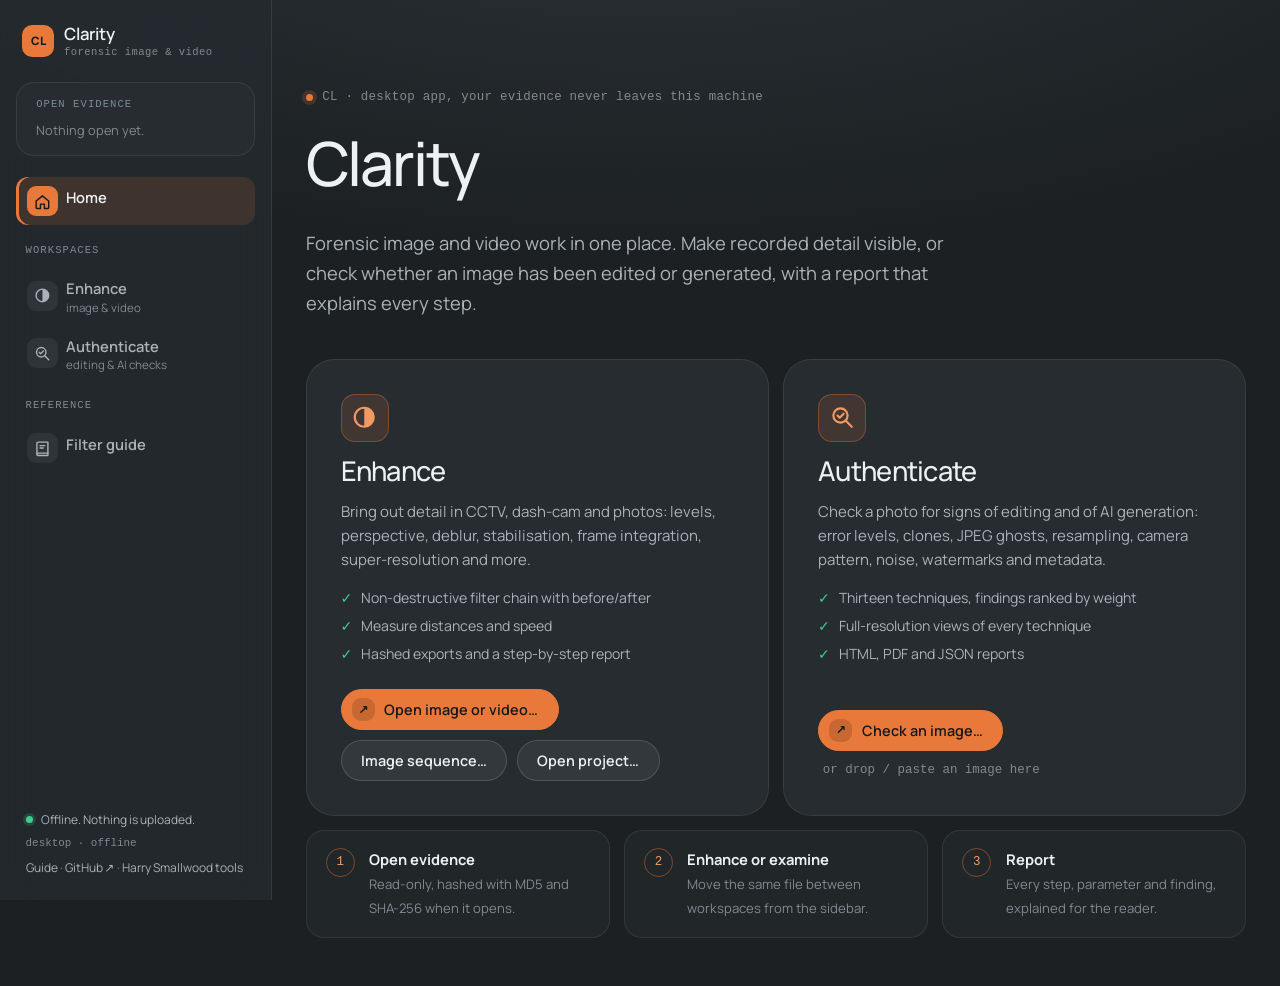
<file: frontend/index.html>
<!DOCTYPE html>
<html lang="en">
<head>
<meta charset="UTF-8" />
<meta name="viewport" content="width=device-width, initial-scale=1.0" />
<title>Clarity</title>
<link rel="icon" href="favicon.svg" type="image/svg+xml" />
<link rel="stylesheet" href="styles.css" />
<link rel="stylesheet" href="shell.css" />
<link rel="stylesheet" href="enhance.css" />
</head>
<body class="app">

<!-- ================= Sidebar: brand, open evidence, navigation ================= -->
<aside class="sidebar" aria-label="Clarity">
  <a class="brand side-brand" href="#" data-go="home">
    <span class="brand-mark">CL</span>
    <span class="brand-text">Clarity<small>forensic image &amp; video</small></span>
  </a>

  <div class="evidence-card" id="evidence-card">
    <div class="side-label">Open evidence</div>
    <div id="evidence-list"><p class="evidence-empty">Nothing open yet.</p></div>
  </div>

  <nav class="side-nav" aria-label="Workspaces">
    <a href="#" class="nav-item" data-go="home"><span class="nav-icon"><svg viewBox="0 0 24 24" aria-hidden="true"><path d="M4 11.5 12 5l8 6.5V20a1 1 0 0 1-1 1h-4.5v-5.5h-5V21H5a1 1 0 0 1-1-1z"/></svg></span>Home</a>

    <div class="side-label">Workspaces</div>
    <a href="#" class="nav-item" data-go="enhance"><span class="nav-icon"><svg viewBox="0 0 24 24" aria-hidden="true"><circle cx="12" cy="12" r="8"/><path d="M12 4a8 8 0 0 1 0 16z" class="fill"/></svg></span>Enhance<span class="nav-hint">image &amp; video</span></a>
    <div class="nav-sub" data-for="enhance">
      <a href="#" data-target="en-source">Source</a>
      <a href="#" data-target="workspace">Viewer &amp; filters</a>
      <a href="#" data-target="measure-panel">Measure</a>
      <a href="#" data-target="case-panel">Case details</a>
      <a href="#" data-target="output-panel">Export &amp; report</a>
    </div>
    <a href="#" class="nav-item" data-go="authenticate"><span class="nav-icon"><svg viewBox="0 0 24 24" aria-hidden="true"><circle cx="10.5" cy="10.5" r="6"/><path d="m15 15 5 5"/><path d="m8 10.6 1.8 1.8L13.2 9"/></svg></span>Authenticate<span class="nav-hint">editing &amp; AI checks</span></a>
    <div class="nav-sub" data-for="authenticate">
      <a href="#" data-target="fl-drop">Image</a>
      <a href="#" data-target="fl-results-anchor">Summary</a>
      <a href="#" data-target="fl-findings-panel">Findings</a>
      <a href="#" data-target="fl-viewer">Views</a>
      <a href="#" data-target="fl-meta-panel">Metadata</a>
      <a href="#" data-target="fl-report-anchor">Report</a>
    </div>

    <div class="side-label">Reference</div>
    <a href="#" class="nav-item" data-go="guide"><span class="nav-icon"><svg viewBox="0 0 24 24" aria-hidden="true"><path d="M5 5.5A1.5 1.5 0 0 1 6.5 4H19v14H6.5A1.5 1.5 0 0 0 5 19.5z"/><path d="M5 19.5A1.5 1.5 0 0 0 6.5 21H19v-3"/><path d="M9 8.5h6M9 11.5h4"/></svg></span>Filter guide</a>
  </nav>

  <div class="side-foot">
    <p class="side-private"><span class="dot-live" aria-hidden="true"></span>Offline. Nothing is uploaded.</p>
    <p class="mono" id="footer-version">desktop · offline</p>
    <p class="side-links">
      <a href="https://harrylsmallwood.com/clarity" target="_blank" rel="noopener">Guide</a> ·
      <a href="https://github.com/Harry083/Forgery-Lens" target="_blank" rel="noopener">GitHub ↗</a> ·
      <a href="https://harrylsmallwood.com/tools" target="_blank" rel="noopener">Harry Smallwood tools</a>
    </p>
  </div>
</aside>

<main class="content">

  <!-- ================= Home ================= -->
  <div id="view-home" class="view">
    <section class="hero home-hero">
      <p class="hero-eyebrow">CL · desktop app, your evidence never leaves this machine</p>
      <h1>Clarity</h1>
      <p class="lede">Forensic image and video work in one place. Make recorded detail visible, or check whether an
        image has been edited or generated, with a report that explains every step.</p>
    </section>

    <section class="start-grid">
      <article class="start-card" data-drop="enhance">
        <div class="start-icon"><svg viewBox="0 0 24 24" aria-hidden="true"><circle cx="12" cy="12" r="8"/><path d="M12 4a8 8 0 0 1 0 16z" class="fill"/></svg></div>
        <h2>Enhance</h2>
        <p class="start-lede">Bring out detail in CCTV, dash-cam and photos: levels, perspective, deblur, stabilisation,
          frame integration, super-resolution and more.</p>
        <ul class="start-list">
          <li>Non-destructive filter chain with before/after</li>
          <li>Measure distances and speed</li>
          <li>Hashed exports and a step-by-step report</li>
        </ul>
        <div class="start-actions">
          <button class="btn btn-primary" type="button" id="home-enhance"><span class="btn-icon" aria-hidden="true">↗</span>Open image or video…</button>
          <button class="btn" type="button" id="home-sequence">Image sequence…</button>
          <button class="btn" type="button" id="home-project">Open project…</button>
        </div>
      </article>

      <article class="start-card" data-drop="authenticate" id="home-auth-card">
        <div class="start-icon"><svg viewBox="0 0 24 24" aria-hidden="true"><circle cx="10.5" cy="10.5" r="6"/><path d="m15 15 5 5"/><path d="m8 10.6 1.8 1.8L13.2 9"/></svg></div>
        <h2>Authenticate</h2>
        <p class="start-lede">Check a photo for signs of editing and of AI generation: error levels, clones, JPEG ghosts,
          resampling, camera pattern, noise, watermarks and metadata.</p>
        <ul class="start-list">
          <li>Thirteen techniques, findings ranked by weight</li>
          <li>Full-resolution views of every technique</li>
          <li>HTML, PDF and JSON reports</li>
        </ul>
        <div class="start-actions">
          <button class="btn btn-primary" type="button" id="home-auth"><span class="btn-icon" aria-hidden="true">↗</span>Check an image…</button>
          <span class="drop-hint">or drop / paste an image here</span>
        </div>
      </article>
    </section>

    <section class="steps-strip" aria-label="How it works">
      <div class="strip-step"><span class="strip-no">1</span><div><strong>Open evidence</strong><span>Read-only, hashed with MD5 and SHA-256 when it opens.</span></div></div>
      <div class="strip-step"><span class="strip-no">2</span><div><strong>Enhance or examine</strong><span>Move the same file between workspaces from the sidebar.</span></div></div>
      <div class="strip-step"><span class="strip-no">3</span><div><strong>Report</strong><span>Every step, parameter and finding, explained for the reader.</span></div></div>
    </section>
  </div>

  <!-- ================= Enhance ================= -->
  <div id="view-enhance" class="view" hidden>
    <header class="page-head">
      <p class="hero-eyebrow">Enhance · image and video</p>
      <h1 class="page-title">Enhance</h1>
      <p class="lede">Build a chain of filters, compare before and after, measure, and export with a report that explains every step.</p>
    </header>

    <section class="panel picker-card" id="en-source">
      <div class="card-title-row">
        <div class="panel-title">01 · Source</div>
        <div class="title-actions">
          <button id="open-project" class="btn small-btn" type="button">Open project…</button>
          <button id="save-project" class="btn small-btn" type="button" disabled>Save project</button>
        </div>
      </div>
      <h2>Evidence <span class="hint">an image, a video, or several images as a sequence · opened read-only</span></h2>
      <div class="path-input-row">
        <input type="text" id="source-input" class="path-input" placeholder="D:\Case-001\camera3.mp4  or  /evidence/plate.jpg" spellcheck="false" />
        <button class="btn browse-btn" id="browse-media" type="button">Browse…</button>
        <button class="btn browse-btn" id="browse-sequence" type="button" title="Pick several images to treat as frames, e.g. photos of the same object for super-resolution">Image sequence…</button>
      </div>
      <div class="file-status" id="source-status"></div>
      <div id="source-meta" class="source-meta hidden"></div>
      <div class="handoff hidden" id="to-authenticate-row">
        <span class="inline-note">A still image can also be checked for editing and AI generation.</span>
        <button id="to-authenticate" class="btn small-btn" type="button"><span class="btn-svg"><svg viewBox="0 0 24 24" aria-hidden="true"><circle cx="10.5" cy="10.5" r="6"/><path d="m15 15 5 5"/><path d="m8 10.6 1.8 1.8L13.2 9"/></svg></span>Authenticate this image</button>
      </div>
    </section>

    <div id="workspace" class="workspace hidden">
      <section class="panel viewer-panel">
        <div class="card-title-row">
          <div class="panel-title">02 · Viewer</div>
          <span id="render-pill" class="pill">ready</span>
        </div>
        <div class="viewer-toolbar">
          <div class="tabs" id="view-mode" role="tablist">
            <button type="button" role="tab" data-view="split" aria-selected="true">Split</button>
            <button type="button" role="tab" data-view="after" aria-selected="false">After</button>
            <button type="button" role="tab" data-view="before" aria-selected="false">Before</button>
            <button type="button" role="tab" data-view="side" aria-selected="false">Side by side</button>
          </div>
          <label class="zoom-label">Zoom
            <select id="zoom-select">
              <option value="fit" selected>Fit</option>
              <option value="0.5">50%</option>
              <option value="1">100%</option>
              <option value="2">200%</option>
              <option value="4">400%</option>
              <option value="8">800%</option>
            </select>
          </label>
        </div>

        <div id="pick-banner" class="pick-banner hidden">
          <span id="pick-text"></span>
          <span class="pick-actions">
            <button id="pick-clear" class="btn small-btn" type="button">Clear</button>
            <button id="pick-done" class="btn btn-primary small-btn" type="button">Done</button>
          </span>
        </div>

        <div class="viewer-stage" id="viewer-stage" data-zoom="fit" data-view="split">
          <div class="viewer-grid">
            <div class="viewer-box before-box">
              <img id="before-side" alt="Original frame" />
              <span class="corner-label">Before</span>
            </div>
            <div class="viewer-box main-box" id="main-box">
              <img id="after-img" alt="Processed frame" />
              <img id="before-img" class="before-overlay" alt="Original frame" />
              <svg id="overlay" class="overlay" xmlns="http://www.w3.org/2000/svg"></svg>
              <div id="split-handle" class="split-handle"><span>‹ ›</span></div>
              <span class="corner-label left">Before</span>
              <span class="corner-label right">After</span>
            </div>
          </div>
        </div>
        <div class="viewer-foot">
          <div id="transport" class="transport hidden">
            <button class="btn icon-btn" id="first-frame" type="button" title="First frame">⏮</button>
            <button class="btn icon-btn" id="prev-frame" type="button" title="Previous frame (←)">◀</button>
            <button class="btn icon-btn" id="play-btn" type="button" title="Play / pause (space)">▶</button>
            <button class="btn icon-btn" id="next-frame" type="button" title="Next frame (→)">▶|</button>
            <input type="range" id="frame-slider" min="0" max="0" value="0" aria-label="Frame" />
            <input type="number" id="frame-input" class="path-input frame-input" min="0" value="0" title="Frame number" />
            <span id="frame-time" class="frame-time mono"></span>
          </div>
          <div class="viewer-info">
            <canvas id="histogram" width="256" height="64" title="Histogram of the processed frame"></canvas>
            <div id="viewer-caption" class="caption"></div>
          </div>
        </div>
      </section>

      <section class="panel chain-panel">
        <div class="card-title-row">
          <div class="panel-title">03 · Filters</div>
          <span id="chain-count" class="pill">empty</span>
        </div>
        <h2>Processing chain <span class="hint">applied top to bottom</span></h2>
        <div class="add-row">
          <select id="add-select" aria-label="Filter to add"></select>
          <button id="add-btn" class="btn btn-primary small-btn" type="button">+ Add</button>
        </div>
        <div id="chain-list" class="chain-list">
          <p class="placeholder">Add a filter to start. Nothing is changed in the source.</p>
        </div>
        <div class="chain-foot">
          <button id="chain-clear" class="btn small-btn" type="button">Clear chain</button>
          <label class="check"><input type="checkbox" id="bypass-all" /><span>Bypass all</span></label>
        </div>
      </section>
    </div>

    <details class="panel case-details hidden" id="measure-panel">
      <summary>
        <div class="panel-title">04 · Measure</div>
        <h2>Measurements <span class="hint">distances and speed on the processed image</span></h2>
      </summary>
      <p class="guide">Rectify the plane first (lens distortion, perspective). Then <strong>set the scale</strong> by
        drawing along something of known length in that plane, and measure other distances in the same plane. For
        <strong>speed</strong>, mark a point on the vehicle in one frame, move to a later frame, and mark the same
        point again.</p>
      <div class="measure-tools">
        <div class="tabs" id="measure-tools" role="tablist">
          <button type="button" data-tool="scale" aria-selected="false">Set scale</button>
          <button type="button" data-tool="distance" aria-selected="false">Distance</button>
          <button type="button" data-tool="speed" aria-selected="false">Speed</button>
        </div>
        <label class="model-select-label inline">Reference length
          <span class="inline-fields">
            <input type="number" id="scale-length" class="path-input num" min="0" step="any" value="1" />
            <select id="scale-unit"><option value="m">m</option><option value="cm">cm</option><option value="mm">mm</option><option value="ft">ft</option><option value="in">in</option></select>
          </span>
        </label>
      </div>
      <div id="measure-hint" class="file-status"></div>
      <div id="measure-list" class="metadata-panel"><p class="placeholder">No measurements yet.</p></div>
    </details>

    <details class="panel case-details hidden" id="case-panel">
      <summary>
        <div class="panel-title">05 · Case</div>
        <h2>Case details <span class="hint">shown in the report and saved in the project</span></h2>
      </summary>
      <div class="case-grid">
        <label class="field-label">Case number<input type="text" class="path-input full" data-case="case_number" /></label>
        <label class="field-label">Exhibit / item<input type="text" class="path-input full" data-case="exhibit" /></label>
        <label class="field-label">Examiner<input type="text" class="path-input full" data-case="examiner" /></label>
        <label class="field-label">Organisation<input type="text" class="path-input full" data-case="organisation" /></label>
        <label class="field-label wide">Request<input type="text" class="path-input full" data-case="request" placeholder="e.g. Enhance the registration plate of the silver hatchback at 14:02:31" /></label>
        <label class="field-label wide">Notes<input type="text" class="path-input full" data-case="notes" /></label>
      </div>
    </details>

    <section class="panel hidden" id="output-panel">
      <div class="panel-title">06 · Output</div>
      <h2>Export and report <span class="hint">outputs are hashed and listed in the report</span></h2>
      <div class="output-grid">
        <div class="output-box">
          <h3>Frame</h3>
          <div class="controls-row compact">
            <label class="model-select-label">Format
              <select id="image-format">
                <option value=".png">PNG (lossless)</option>
                <option value=".tif">TIFF (lossless)</option>
                <option value=".jpg">JPEG (lossy)</option>
              </select>
            </label>
            <label class="model-select-label">Bit depth
              <select id="image-depth"><option value="8">8-bit</option><option value="16">16-bit (PNG/TIFF)</option></select>
            </label>
          </div>
          <button id="export-image" class="btn" type="button"><span class="btn-icon" aria-hidden="true">↓</span>Export frame</button>
        </div>
        <div class="output-box" id="video-export-box">
          <h3>Video</h3>
          <div class="controls-row compact">
            <label class="model-select-label">Format <select id="video-format"></select></label>
            <label class="model-select-label">From frame
              <span class="inline-fields"><input type="number" id="range-start" class="path-input num" min="0" value="0" /><button class="btn icon-btn" id="range-start-here" type="button" title="Use the current frame">⇤</button></span>
            </label>
            <label class="model-select-label">To frame
              <span class="inline-fields"><input type="number" id="range-end" class="path-input num" min="0" value="0" /><button class="btn icon-btn" id="range-end-here" type="button" title="Use the current frame">⇥</button></span>
            </label>
          </div>
          <button id="export-video" class="btn" type="button"><span class="btn-icon" aria-hidden="true">↓</span>Export video</button>
        </div>
        <div class="output-box">
          <h3>Report</h3>
          <p class="inline-note">Source hashes, the before/after frame, every step with its parameters and an
            explanation, measurements, exports and a reference of all filters.</p>
          <div class="report-actions">
            <button id="report-view" class="btn btn-primary en-report-btn" type="button"><span class="btn-icon" aria-hidden="true">↗</span>View report</button>
            <button id="report-html" class="btn en-report-btn" type="button">Save HTML</button>
            <button id="report-json" class="btn en-report-btn" type="button">Save JSON</button>
          </div>
        </div>
      </div>

      <div id="progress-section" class="progress-section hidden">
        <div class="progress-head">
          <span id="progress-stage" class="progress-stage">Starting…</span>
          <span class="progress-actions"><span id="progress-time" class="progress-speed"></span>
            <button id="cancel-btn" class="btn cancel-btn small-btn" type="button">Cancel</button></span>
        </div>
        <div class="progress-bar-track"><div id="progress-bar-fill" class="progress-bar-fill"></div></div>
        <div class="progress-label" id="progress-label"></div>
      </div>
      <div id="exports-list" class="metadata-panel hidden"></div>
    </section>

    <section id="error-section" class="error-section hidden"></section>
  </div>

  <!-- ================= Authenticate ================= -->
  <div id="view-authenticate" class="view" hidden>
    <header class="page-head">
      <p class="hero-eyebrow">Authenticate · editing and AI-generation checks</p>
      <h1 class="page-title">Authenticate</h1>
      <p class="lede">Error level analysis, clone detection, JPEG ghosts, resampling, camera-pattern and noise checks,
        watermarks and provenance, with every view and the file's metadata side by side.</p>
    </header>

    <section class="panel drop-panel" id="fl-drop">
      <div class="panel-title">01 · Image</div>
      <h2>The image <span class="hint">photo or screenshot to examine</span></h2>
      <div class="path-input-row">
        <input type="text" id="fl-path" class="path-input" placeholder="C:\path\to\image.jpg" aria-label="Image path" spellcheck="false" />
        <button class="btn browse-btn" type="button" data-browse="file">Browse…</button>
        <button class="btn btn-primary run-btn" type="button" id="fl-run"><span class="btn-icon" aria-hidden="true">▶</span>Analyse</button>
      </div>
      <div class="drop-zone">
        <span class="drop-hint">…or drop an image here, or paste one, then press Analyse. JPEG, PNG, WebP, TIFF or BMP.</span>
      </div>
      <div class="file-status" id="fl-status" role="status" aria-live="polite"></div>
      <div class="recent" id="fl-recent" hidden></div>
      <details class="raw-details options">
        <summary>Options</summary>
        <div class="controls-row">
          <label class="model-select-label">
            ELA resave quality
            <select id="opt-ela-quality">
              <option value="70">70</option>
              <option value="75">75</option>
              <option value="80">80</option>
              <option value="85">85</option>
              <option value="90" selected>90 (default)</option>
              <option value="95">95</option>
            </select>
          </label>
          <label class="model-select-label">
            Clone search size
            <select id="opt-clone-size">
              <option value="1024">1024 px (fastest)</option>
              <option value="1536" selected>1536 px</option>
              <option value="2048">2048 px (slower)</option>
              <option value="4096">4096 px (slowest, smallest clones)</option>
            </select>
          </label>
          <label class="model-select-label">
            Clone sensitivity
            <select id="opt-clone-sens">
              <option value="strict">Strict</option>
              <option value="normal" selected>Normal</option>
              <option value="sensitive">Sensitive</option>
            </select>
          </label>
        </div>
        <h3>Techniques to run</h3>
        <div class="checks" id="opt-techniques"></div>
      </details>
    </section>

    <section class="panel progress-section" id="fl-progress" hidden>
      <div class="progress-bar-track">
        <div id="fl-progress-bar" class="progress-bar-fill"></div>
      </div>
      <div class="progress-label" id="fl-progress-text">Starting…</div>
    </section>

    <div id="fl-workspace" hidden>
      <section class="panel results-section" id="fl-results-anchor">
        <div class="results-header">
          <h2>Summary</h2>
          <div class="report-actions">
            <button id="to-enhance" class="btn" type="button" title="Open this image in the Enhance workspace"><span class="btn-svg"><svg viewBox="0 0 24 24" aria-hidden="true"><circle cx="12" cy="12" r="8"/><path d="M12 4a8 8 0 0 1 0 16z" class="fill"/></svg></span>Enhance this image</button>
            <button id="fl-report-html" class="btn btn-primary report-btn" type="button"><span class="btn-icon" aria-hidden="true">↓</span>Save HTML report</button>
            <button id="fl-report-pdf" class="btn report-btn" type="button">Save PDF</button>
            <button id="fl-report-json" class="btn report-btn" type="button">Save JSON</button>
          </div>
        </div>
        <div class="score-cards" id="fl-summary"></div>
        <div class="metadata-panel" id="fl-fileinfo"></div>
      </section>

      <section class="panel" id="fl-findings-panel">
        <div class="results-header">
          <h2>Findings</h2>
        </div>
        <div id="fl-findings"></div>
      </section>

      <section class="panel viewer" id="fl-viewer">
        <div class="results-header">
          <h2>Views</h2>
        </div>
        <div class="tabs" role="tablist" aria-label="Technique" id="fl-tabs"></div>
        <p class="guide" id="fl-guide"></p>
        <div class="controls-row tech-controls" id="fl-tech-controls"></div>
        <div class="chips" id="fl-chips" role="group" aria-label="View"></div>

        <div class="stage" id="fl-stage" data-zoom="fit">
          <div class="stack" id="fl-stack">
            <img id="fl-orig" alt="Original image" hidden />
            <img id="fl-view" alt="" />
          </div>
        </div>
        <div class="progress-label" id="fl-caption"></div>

        <div class="view-actions">
          <button class="btn" type="button" id="fl-hold">Hold to see original</button>
          <label class="blend">Overlay on original
            <input type="range" id="fl-blend" min="0" max="90" step="5" value="0" />
            <output id="fl-blend-val">0</output>%
          </label>
          <button class="btn" type="button" id="fl-zoom">Actual pixels</button>
          <button class="btn" type="button" id="fl-save-view">Save this view (PNG)</button>
        </div>
        <details class="raw-details">
          <summary>Measurements and settings</summary>
          <div class="metadata-panel" id="fl-metrics"></div>
        </details>
      </section>

      <section class="panel metadata-section" id="fl-meta-panel">
        <div class="results-header">
          <h2>Metadata</h2>
        </div>
        <div class="metadata-panel" id="fl-meta"></div>
      </section>

      <section class="panel" id="fl-report-anchor">
        <div class="results-header">
          <h2>Report</h2>
          <div class="report-actions">
            <button class="btn btn-primary report-btn" id="fl-copy" type="button">Copy to clipboard</button>
          </div>
        </div>
        <textarea id="fl-report" class="report-text" rows="12" readonly></textarea>
        <div class="file-status" id="fl-report-status" role="status"></div>
      </section>
    </div>

    <p class="disclaimer">These checks give indicators to guide an examination, not a verdict. Every technique produces false positives, from fine texture, repeating patterns, heavy recompression and out-of-focus areas, and every technique can miss careful work. Images that have been resized, screenshotted or passed through social media keep far fewer traces. Confirm each finding by examining the image yourself, and record your method.</p>
  </div>

  <!-- ================= Filter guide ================= -->
  <div id="view-guide" class="view" hidden>
    <header class="page-head">
      <p class="hero-eyebrow">Reference · the same text appears in reports</p>
      <h1 class="page-title">Filter guide</h1>
      <p class="lede">Every enhancement filter: what it does, when to use it, how it works, and what it can't do.</p>
    </header>
    <section class="panel">
      <div class="card-title-row">
        <div class="path-input-row guide-search-row">
          <input type="search" id="guide-search" class="path-input" placeholder="Search: plate, backlit, CCTV, fingerprint, interlaced…" />
        </div>
        <div class="title-actions">
          <button id="reference-view" class="btn small-btn" type="button">↗ Open as report</button>
          <button id="reference-save" class="btn small-btn" type="button">Save HTML</button>
        </div>
      </div>
      <div class="chips guide-chips" id="guide-cats"></div>
      <div id="guide-list" class="guide-list"></div>
    </section>
  </div>
</main>

<script src="shell.js"></script>
<script src="enhance/core.js"></script>
<script src="enhance/chain.js"></script>
<script src="enhance/viewer.js"></script>
<script src="enhance/measure.js"></script>
<script src="enhance/output.js"></script>
<script src="enhance/guide.js"></script>
<script src="authenticate.js"></script>
</body>
</html>
</file>
<file: frontend/styles.css>
/* =========================================================
   Clarity — styled to match harrylsmallwood.com (the shared Harry Smallwood tools kit)
   Slate-and-charcoal panels with a warm orange accent: a floating
   glass pill for the header, large rounded panels, pill buttons
   and big light headings.
   ========================================================= */

@font-face {
  font-family: "Manrope";
  src: url("fonts/manrope-variable.woff2") format("woff2");
  font-weight: 200 800;
  font-style: normal;
  font-display: swap;
}

:root {
  /* colour */
  --bg: #1c2023;
  --panel: #262c30;
  --panel-2: #30373c;
  --border: rgba(255, 255, 255, 0.08);
  --border-strong: rgba(255, 255, 255, 0.14);
  --glass: rgba(38, 44, 48, 0.72);
  --text: #eef1f2;
  --text-dim: #a9b3b8;
  --text-faint: #7f8b91;
  --accent: #e8793b;
  --accent-2: #f39a63;
  --on-accent: #16191b;
  --good: #3ecf8e;
  --warn: #f5b942;
  --bad: #f05a5a;

  /* type */
  --font-body: "Manrope", "Segoe UI", system-ui, -apple-system, sans-serif;
  --font-mono: Consolas, "Cascadia Mono", "SFMono-Regular", monospace;

  --page-max: 1140px;
  --radius: 28px;
  --radius-md: 18px;
  --radius-sm: 12px;
  --pill: 999px;
  --gutter: clamp(1rem, 3vw, 2rem);
  --shadow: 0 30px 60px -30px rgba(0, 0, 0, 0.6), 0 10px 24px -12px rgba(0, 0, 0, 0.35);
  --ease: cubic-bezier(0.2, 0.7, 0.2, 1);
}

* { box-sizing: border-box; }

body {
  margin: 0;
  background:
    radial-gradient(90rem 40rem at 50% -12rem, rgba(154, 170, 178, 0.14), transparent 70%),
    var(--bg);
  color: var(--text);
  font-family: var(--font-body);
  font-size: 15px;
  line-height: 1.6;
  -webkit-font-smoothing: antialiased;
  text-rendering: optimizeLegibility;
}

a {
  color: var(--accent-2);
  text-decoration-thickness: 1px;
  text-underline-offset: 3px;
}
a:hover { color: var(--text); }

::selection { background: var(--accent); color: var(--on-accent); }
:focus-visible { outline: 2px solid var(--accent); outline-offset: 3px; }

h1, h2, h3 {
  font-weight: 600;
  line-height: 1.1;
  letter-spacing: -0.025em;
  margin: 0 0 0.5em;
}
h1 {
  font-size: clamp(2.4rem, 1.6rem + 3vw, 3.8rem);
  font-weight: 500;
  letter-spacing: -0.035em;
}
h2 { font-size: 1.4rem; font-weight: 500; }
h3 {
  font-family: var(--font-mono);
  font-size: 0.72rem;
  font-weight: 400;
  text-transform: uppercase;
  letter-spacing: 0.08em;
  color: var(--text-faint);
  margin-bottom: 0.8em;
}

.mono { font-family: var(--font-mono); }

.wrap {
  max-width: var(--page-max);
  margin: 0 auto;
  padding: 0 var(--gutter);
}

/* ---------- header: floating glass pill ---------- */
.site-header {
  position: sticky;
  top: 14px;
  z-index: 20;
  margin: 14px 0 0;
  padding: 0 var(--gutter);
}
.site-header .wrap {
  display: flex;
  align-items: center;
  gap: 1rem;
  max-width: 860px;
  padding: 0.45rem 0.45rem 0.45rem 0.9rem;
  background: var(--glass);
  border: 1px solid var(--border);
  border-radius: var(--pill);
  -webkit-backdrop-filter: blur(16px) saturate(140%);
  backdrop-filter: blur(16px) saturate(140%);
  box-shadow: 0 12px 30px -16px rgba(0, 0, 0, 0.6);
}
.brand {
  display: flex;
  align-items: center;
  gap: 0.6rem;
  text-decoration: none;
  color: var(--text);
}
.brand:hover { color: var(--text); }
.brand-mark {
  display: inline-grid;
  place-items: center;
  width: 2rem;
  height: 2rem;
  font-weight: 800;
  font-size: 0.72rem;
  letter-spacing: 0.02em;
  background: var(--accent);
  color: var(--on-accent);
  border-radius: 10px;
  line-height: 1;
}
.brand-text { font-weight: 600; font-size: 0.95rem; letter-spacing: -0.01em; }

.primary-nav { margin-left: auto; }
.primary-nav ul {
  list-style: none;
  display: flex;
  align-items: center;
  gap: 0.25rem;
  margin: 0;
  padding: 0;
}
.primary-nav a {
  display: block;
  color: var(--text-dim);
  text-decoration: none;
  font-size: 0.9rem;
  font-weight: 500;
  padding: 0.5em 0.95em;
  border-radius: var(--pill);
  transition: color 0.2s ease, background-color 0.2s ease;
}
.primary-nav a:hover { color: var(--text); background: rgba(255, 255, 255, 0.06); }
.primary-nav a.nav-cta {
  background: var(--accent);
  color: var(--on-accent);
  font-weight: 700;
  padding: 0.62em 1.25em;
}
.primary-nav a.nav-cta:hover { background: var(--accent-2); color: var(--on-accent); }

/* ---------- hero ---------- */
.hero { padding: clamp(2.5rem, 1.5rem + 4vw, 4.5rem) 0 clamp(1.5rem, 1rem + 2vw, 2.5rem); }
.hero > * { animation: rise 0.8s var(--ease) both; }
.hero > *:nth-child(2) { animation-delay: 0.06s; }
.hero > *:nth-child(3) { animation-delay: 0.12s; }
@keyframes rise {
  from { opacity: 0; transform: translateY(14px); }
  to { opacity: 1; transform: none; }
}
.hero-eyebrow {
  font-family: var(--font-mono);
  font-size: 0.78rem;
  color: var(--text-faint);
  display: flex;
  align-items: center;
  gap: 0.6rem;
  margin: 0 0 1.4rem;
  letter-spacing: 0.02em;
}
.hero-eyebrow::before {
  content: "";
  width: 7px;
  height: 7px;
  border-radius: 50%;
  background: var(--accent);
  box-shadow: 0 0 0 4px rgba(232, 121, 59, 0.18);
  flex-shrink: 0;
}
.lede {
  font-size: clamp(1.02rem, 1rem + 0.3vw, 1.15rem);
  line-height: 1.65;
  color: var(--text-dim);
  max-width: 58ch;
  margin: 1rem 0 0;
}

/* ---------- panels ---------- */
.panel {
  background: var(--panel);
  border: 1px solid var(--border);
  border-radius: var(--radius);
  padding: clamp(1.3rem, 1rem + 1.2vw, 2rem);
  margin-bottom: 14px;
}
.panel-title {
  font-family: var(--font-mono);
  font-size: 0.75rem;
  color: var(--accent-2);
  text-transform: uppercase;
  letter-spacing: 0.08em;
  margin-bottom: 0.9rem;
}

/* ---------- buttons ---------- */
button { font-family: inherit; }

.btn {
  display: inline-flex;
  align-items: center;
  justify-content: center;
  gap: 0.65em;
  padding: 0.75em 1.35em;
  font-family: var(--font-body);
  font-size: 0.9rem;
  font-weight: 600;
  line-height: 1.2;
  text-decoration: none;
  white-space: nowrap;
  border: 1px solid var(--border-strong);
  border-radius: var(--pill);
  color: var(--text);
  background: rgba(255, 255, 255, 0.06);
  cursor: pointer;
  transition: background-color 0.2s ease, border-color 0.2s ease, transform 0.2s ease;
}
.btn:hover {
  color: var(--text);
  background: rgba(255, 255, 255, 0.11);
  border-color: rgba(255, 255, 255, 0.22);
}
.btn:active { transform: translateY(1px); }
.btn-primary {
  background: var(--accent);
  border-color: var(--accent);
  color: var(--on-accent);
}
.btn-primary:hover {
  background: var(--accent-2);
  border-color: var(--accent-2);
  color: var(--on-accent);
}
.btn-icon {
  display: inline-grid;
  place-items: center;
  width: 1.9em;
  height: 1.9em;
  margin: -0.35em 0 -0.35em -0.75em;
  border-radius: 9px;
  background: rgba(0, 0, 0, 0.14);
  color: var(--on-accent);
  font-size: 0.85em;
  font-weight: 700;
  transition: transform 0.25s var(--ease);
}
a.btn:hover .btn-icon { transform: rotate(45deg); }
.btn:disabled,
.btn:disabled:hover {
  background: rgba(255, 255, 255, 0.05);
  border-color: var(--border);
  color: var(--text-faint);
  cursor: not-allowed;
  transform: none;
}
.btn:disabled .btn-icon { background: rgba(255, 255, 255, 0.06); color: var(--text-faint); }

.path-input-row { display: flex; gap: 0.6rem; }

.path-input,
select {
  font-size: 0.9rem;
  padding: 0.8em 1em;
  border: 1px solid var(--border-strong);
  border-radius: 14px;
  background: var(--panel-2);
  color: var(--text);
  transition: border-color 0.2s ease, box-shadow 0.2s ease;
}
.path-input {
  flex: 1;
  min-width: 0;
  font-family: var(--font-mono);
  font-size: 0.85rem;
}
.path-input::placeholder { color: var(--text-faint); }
select { font-family: var(--font-body); cursor: pointer; }
.path-input:focus,
select:focus {
  outline: none;
  border-color: var(--accent);
  box-shadow: 0 0 0 4px rgba(232, 121, 59, 0.18);
}

.file-status {
  margin-top: 0.7rem;
  font-family: var(--font-mono);
  font-size: 0.78rem;
  color: var(--text-faint);
  min-height: 1.2em;
}
.file-status.ok { color: var(--good); }
.file-status.err { color: var(--bad); }

/* ---------- controls ---------- */
.controls-row {
  display: flex;
  align-items: flex-end;
  gap: 1.2rem;
  flex-wrap: wrap;
}
.model-select-label {
  display: flex;
  flex-direction: column;
  gap: 0.45rem;
  font-size: 0.85rem;
  font-weight: 500;
  color: var(--text-dim);
  min-width: 13rem;
}

/* ---------- progress ---------- */
.progress-bar-track {
  height: 10px;
  background: var(--panel-2);
  border-radius: var(--pill);
  overflow: hidden;
}
.progress-bar-fill {
  height: 100%;
  width: 0%;
  border-radius: var(--pill);
  background: linear-gradient(90deg, var(--accent), var(--accent-2));
  box-shadow: 0 0 16px rgba(232, 121, 59, 0.45);
  transition: width 0.25s ease;
}
.progress-label {
  margin-top: 0.8rem;
  font-family: var(--font-mono);
  font-size: 0.78rem;
  color: var(--text-dim);
}

/* ---------- results ---------- */
.results-header {
  display: flex;
  align-items: center;
  justify-content: space-between;
  flex-wrap: wrap;
  gap: 0.8rem;
  margin-bottom: 1.4rem;
}
.results-header h2 { margin: 0; }
.report-actions { display: flex; gap: 0.6rem; flex-wrap: wrap; }

.score-cards {
  display: grid;
  grid-template-columns: repeat(auto-fit, minmax(170px, 1fr));
  gap: 12px;
  margin-bottom: 1rem;
}
.score-card {
  background: var(--panel-2);
  border: 1px solid var(--border);
  border-radius: var(--radius-md);
  padding: 1.2rem 1.3rem;
}
.score-card .metric-name {
  font-family: var(--font-mono);
  font-size: 0.72rem;
  text-transform: uppercase;
  letter-spacing: 0.08em;
  color: var(--accent-2);
  margin-bottom: 0.7rem;
}
.score-card .metric-value {
  font-size: clamp(1.9rem, 1.5rem + 1vw, 2.4rem);
  font-weight: 500;
  line-height: 1;
  letter-spacing: -0.04em;
  font-variant-numeric: tabular-nums;
}
.score-card .metric-sub {
  margin-top: 0.9rem;
  padding-top: 0.7rem;
  border-top: 1px solid var(--border-strong);
  font-family: var(--font-mono);
  font-size: 0.72rem;
  color: var(--text-faint);
  display: flex;
  gap: 0.25rem 0.8rem;
  flex-wrap: wrap;
}

.raw-details summary {
  cursor: pointer;
  font-family: var(--font-mono);
  font-size: 0.78rem;
  color: var(--text-faint);
  margin-top: 0.4rem;
}
.raw-details summary:hover { color: var(--text-dim); }

/* ---------- metadata ---------- */
.metadata-panel {
  background: var(--panel-2);
  border: 1px solid var(--border);
  border-radius: var(--radius-md);
  padding: 1rem 1.2rem;
  font-size: 0.85rem;
  max-height: 480px;
  overflow: auto;
}
.metadata-panel .placeholder {
  color: var(--text-faint);
  font-family: var(--font-mono);
  font-size: 0.8rem;
  margin: 0;
}
.meta-block { margin-bottom: 1.1rem; }
.meta-block:last-child { margin-bottom: 0; }
.meta-block-title {
  font-weight: 600;
  color: var(--accent-2);
  margin-bottom: 0.4rem;
  font-size: 0.85rem;
}
.meta-table { width: 100%; border-collapse: collapse; }
.meta-table td {
  padding: 0.35em 0.5em 0.35em 0;
  border-bottom: 1px solid var(--border);
  vertical-align: top;
  word-break: break-word;
}
.meta-table tr:last-child td { border-bottom: none; }
.meta-table td:first-child {
  color: var(--text-faint);
  width: 42%;
  font-family: var(--font-mono);
  font-size: 0.78rem;
  white-space: nowrap;
}

/* ---------- footer ---------- */
.site-footer {
  padding: 1.5rem 0 2.5rem;
  color: var(--text-faint);
  font-size: 0.85rem;
}
.site-footer .wrap {
  display: flex;
  justify-content: space-between;
  gap: 1rem;
  flex-wrap: wrap;
  padding-top: 1.6rem;
  background: linear-gradient(var(--border), var(--border)) no-repeat center top / calc(100% - 2 * var(--gutter)) 1px;
}
.site-footer a { color: var(--text-dim); text-decoration: none; }
.site-footer a:hover { color: var(--accent-2); }


@media (max-width: 760px) {
  .model-select-label { flex: 1; }
}

@media (prefers-reduced-motion: reduce) {
  * { animation: none !important; transition: none !important; }
}

/* =========================================================
   Authenticate workspace components, built from the same tokens
   ========================================================= */

[hidden] { display: none !important; }
html { scroll-behavior: smooth; }
img { max-width: 100%; display: block; }
h4 { font-size: 1rem; font-weight: 600; margin: 0 0 0.5em; }

/* keep jumped-to panels clear of the sticky header */
.panel { scroll-margin-top: 5.5rem; }

/* ---------- 01 · image ---------- */
.drop-panel h2 { margin-bottom: 1rem; }
.drop-panel .hint {
  color: var(--text-faint);
  font-weight: 400;
  font-size: 0.85rem;
  letter-spacing: 0;
  margin-left: 0.3em;
}
.drop-panel .path-input-row { flex-wrap: wrap; }
.drop-panel .path-input { flex-basis: 16rem; }
.drop-zone {
  margin-top: 0.8rem;
  display: flex;
  align-items: center;
  gap: 1rem;
  flex-wrap: wrap;
  padding: 1.1rem 1.2rem;
  border: 1px dashed var(--border-strong);
  border-radius: var(--radius-md);
  background: var(--panel-2);
  transition: border-color 0.2s ease, background-color 0.2s ease;
}
.drop-panel[data-over="true"] .drop-zone { border-color: var(--accent); background: rgba(232, 121, 59, 0.08); }
.drop-hint { font-family: var(--font-mono); font-size: 0.78rem; color: var(--text-faint); }
.file-status[data-state="success"] { color: var(--good); }
.file-status[data-state="error"] { color: var(--bad); }

.recent { margin-top: 0.8rem; display: flex; gap: 0.5rem; flex-wrap: wrap; align-items: center; font-family: var(--font-mono); font-size: 0.75rem; color: var(--text-faint); }
.recent button {
  font: 500 0.75rem var(--font-mono);
  color: var(--text-dim);
  background: rgba(255, 255, 255, 0.05);
  border: 1px solid var(--border);
  border-radius: var(--pill);
  padding: 0.35em 0.9em;
  cursor: pointer;
}
.recent button:hover { color: var(--text); border-color: var(--border-strong); }

.options { margin-top: 1rem; }
.options[open] summary { margin-bottom: 1rem; }
.options .controls-row { margin-bottom: 1.4rem; }
.checks { display: grid; grid-template-columns: repeat(auto-fill, minmax(15rem, 1fr)); gap: 0.2rem 1rem; }
.check {
  display: flex;
  align-items: center;
  gap: 0.6rem;
  font-size: 0.88rem;
  color: var(--text-dim);
  padding: 0.25rem 0;
  cursor: pointer;
}
.check input { width: 1.05em; height: 1.05em; accent-color: var(--accent); }

/* ---------- summary ---------- */
.score-card .metric-value[data-zero="false"] { color: var(--accent-2); }
.score-card ul { margin: 0.7rem 0 0; padding-left: 1.1rem; font-size: 0.85rem; color: var(--text-dim); }
.score-cards + .metadata-panel { max-height: none; }

/* ---------- findings ---------- */
.cat-title { font-weight: 600; color: var(--accent-2); font-size: 0.85rem; margin: 1.4rem 0 0.4rem; }
.cat-title:first-child { margin-top: 0; }
.findings { list-style: none; margin: 0; padding: 0; }
.findings li {
  display: grid;
  grid-template-columns: 11rem 1fr;
  gap: 0.2rem 1rem;
  padding: 0.9rem 0 0.9rem 1rem;
  border-bottom: 1px solid var(--border);
  border-left: 2px solid var(--text-faint);
}
.findings li:last-child { border-bottom: none; }
.findings li[data-level="notable"] { border-left-color: var(--accent); }
.findings li[data-level="weak"] { border-left-color: var(--warn); }
.findings li > strong { font-weight: 600; }
.findings li > span:last-child { grid-column: 2; color: var(--text-dim); font-size: 0.9rem; }
.level {
  grid-row: span 2;
  font-family: var(--font-mono);
  font-size: 0.72rem;
  text-transform: uppercase;
  letter-spacing: 0.08em;
  color: var(--text-faint);
  padding-top: 0.2rem;
}
li[data-level="notable"] .level { color: var(--accent-2); }
li[data-level="weak"] .level { color: var(--warn); }
.link {
  background: none;
  border: none;
  padding: 0;
  margin-left: 0.4em;
  font: inherit;
  font-weight: 600;
  color: var(--accent-2);
  cursor: pointer;
  text-decoration: underline;
  text-underline-offset: 3px;
}
.link:hover { color: var(--text); }
.notes { margin: 0.4rem 0 0.6rem; }
.notes summary { cursor: pointer; font-family: var(--font-mono); font-size: 0.78rem; color: var(--text-faint); padding: 0.3rem 0; }
.notes summary:hover { color: var(--text-dim); }
.placeholder { color: var(--text-faint); font-family: var(--font-mono); font-size: 0.8rem; margin: 0; }
.meta-table td:last-child { overflow-wrap: anywhere; }
.meta-table td.mono { font-size: 0.8rem; }

/* ---------- views ---------- */
.tabs, .chips { display: flex; gap: 0.4rem; flex-wrap: wrap; margin-bottom: 1.1rem; }
.tabs button,
.chips button {
  font-family: var(--font-body);
  font-size: 0.85rem;
  font-weight: 600;
  line-height: 1.2;
  padding: 0.55em 1.1em;
  border-radius: var(--pill);
  border: 1px solid var(--border-strong);
  background: rgba(255, 255, 255, 0.06);
  color: var(--text-dim);
  cursor: pointer;
  transition: background-color 0.2s ease, border-color 0.2s ease, color 0.2s ease;
}
.tabs button:hover,
.chips button:hover { color: var(--text); background: rgba(255, 255, 255, 0.11); border-color: rgba(255, 255, 255, 0.22); }
.tabs button[aria-selected="true"] { background: var(--accent); border-color: var(--accent); color: var(--on-accent); }
.tabs button[data-empty="true"]:not([aria-selected="true"]) { opacity: 0.55; }
.tabs .dot { display: inline-block; width: 0.5em; height: 0.5em; border-radius: 50%; background: var(--accent-2); margin-left: 0.45em; vertical-align: middle; }
.tabs button[aria-selected="true"] .dot { background: var(--on-accent); }
.chips button { font-size: 0.8rem; font-weight: 500; padding: 0.4em 0.95em; }
.chips button[aria-pressed="true"] { border-color: var(--accent); color: var(--text); background: rgba(232, 121, 59, 0.16); }

.guide { color: var(--text-dim); font-size: 0.92rem; max-width: 80ch; margin: 0 0 1rem; }
.tech-controls { margin-bottom: 1.1rem; }
.tech-controls .btn { padding: 0.6em 1.2em; font-size: 0.85rem; }
.tech-controls .inline-note { font-size: 0.8rem; color: var(--text-faint); align-self: center; }
.tech-controls output { color: var(--text); font-variant-numeric: tabular-nums; }
input[type="range"] { accent-color: var(--accent); width: 12rem; max-width: 100%; }

.stage {
  border-radius: var(--radius-md);
  background: repeating-conic-gradient(#20252a 0% 25%, #1a1e22 0% 50%) 50% / 20px 20px;
  border: 1px solid var(--border);
  overflow: auto;
  max-height: 78vh;
}
.stack { display: grid; justify-items: center; align-items: center; min-height: 12rem; }
.stack img { grid-area: 1 / 1; display: block; }
.stage[data-zoom="fit"] .stack img { max-width: 100%; max-height: 78vh; width: auto; height: auto; }
.stage[data-zoom="actual"] .stack { justify-items: start; align-items: start; }
.stage[data-zoom="actual"] .stack img { max-width: none; max-height: none; image-rendering: pixelated; }
.stack[data-loading="true"] #fl-view { opacity: 0.5; }
#fl-caption { min-height: 1.2em; }
.skipped { color: var(--text-faint); font-style: italic; }

.view-actions { display: flex; align-items: center; gap: 0.6rem 0.8rem; flex-wrap: wrap; margin: 1rem 0 0.4rem; }
.view-actions .btn[disabled],
.view-actions input[disabled] { opacity: 0.45; cursor: not-allowed; }
#fl-hold { touch-action: none; user-select: none; -webkit-user-select: none; }
.blend { display: inline-flex; align-items: center; gap: 0.6rem; font-size: 0.85rem; font-weight: 500; color: var(--text-dim); margin: 0 0.4rem; }
.raw-details .metadata-panel { margin-top: 0.8rem; }

/* ---------- report ---------- */
.report-text {
  display: block;
  width: 100%;
  background: var(--bg);
  border: 1px solid var(--border);
  border-radius: var(--radius-sm);
  padding: 1rem 1.2rem;
  font-family: var(--font-mono);
  font-size: 0.8rem;
  color: var(--text-dim);
  resize: vertical;
}
.report-text:focus { outline: none; border-color: var(--accent); }

.disclaimer {
  font-family: var(--font-mono);
  font-size: 0.75rem;
  line-height: 1.7;
  color: var(--text-faint);
  max-width: 90ch;
  margin: 1.6rem 0 0;
}

@media (max-width: 760px) {
  .findings li { grid-template-columns: 1fr; }
  .level { grid-row: auto; }
  .findings li > span:last-child { grid-column: 1; }
  .controls-row .model-select-label { min-width: 0; }
}
</file>
<file: frontend/shell.css>
/* =========================================================
   Clarity shell: sidebar navigation, Home, page headers.
   Built from the same tokens as styles.css (the shared Harry Smallwood tools kit).
   ========================================================= */

/* ---------- shared-kit rules the Enhance workspace uses (from the kit's full stylesheet) ---------- */
.hidden { display: none !important; }
.card-title-row { display: flex; align-items: center; justify-content: space-between; gap: 0.8rem; margin-bottom: 0.9rem; }
.card-title-row .panel-title { margin-bottom: 0; }
.card-title-row + h2 { margin-bottom: 1rem; }
.small-btn { padding: 0.45em 1em; font-size: 0.8rem; }
.picker-card { display: flex; flex-direction: column; }
.picker-card h2 { margin-bottom: 1rem; }
h2 .hint { color: var(--text-faint); font-weight: 400; font-size: 0.85rem; letter-spacing: 0; margin-left: 0.3em; }
.panel-title + h2 { margin-bottom: 1rem; }
.pill {
  font-family: var(--font-mono); font-size: 0.72rem; padding: 0.3em 0.9em; border-radius: var(--pill);
  border: 1px solid var(--border-strong); color: var(--text-faint); white-space: nowrap;
}
.pill.on { color: var(--good); border-color: rgba(62, 207, 142, 0.45); }
.badge {
  font-family: var(--font-mono); font-size: 0.68rem; padding: 0.15em 0.65em; border-radius: var(--pill);
  border: 1px solid var(--border-strong); color: var(--text-dim); white-space: nowrap;
}
.field-label { display: block; font-size: 0.85rem; font-weight: 500; color: var(--text-dim); margin: 0 0 0.45rem; }
.path-input.full { width: 100%; display: block; }
.hint-inline { color: var(--text-faint); font-weight: 400; font-size: 0.78rem; margin-left: 0.3em; }
.inline-note { font-size: 0.8rem; color: var(--text-faint); }
.case-details summary { cursor: pointer; list-style: none; }
.case-details summary::-webkit-details-marker { display: none; }
.case-details summary h2 { margin: 0; }
.case-details summary h2::after { content: " +"; color: var(--text-faint); font-weight: 400; }
.case-details[open] summary h2::after { content: " −"; }
.case-details[open] summary { margin-bottom: 1rem; }
.case-grid { display: grid; grid-template-columns: 1fr 1fr; gap: 0.9rem 14px; }
.case-grid .wide { grid-column: 1 / -1; }
.case-grid .field-label .path-input { margin-top: 0.45rem; }
.cancel-btn { color: var(--bad); border-color: rgba(240, 90, 90, 0.45); }
.cancel-btn:hover { color: var(--bad); border-color: var(--bad); background: rgba(240, 90, 90, 0.08); }
.progress-head { display: flex; justify-content: space-between; align-items: baseline; gap: 1rem; margin-bottom: 0.9rem; }
.progress-stage { font-weight: 600; text-transform: capitalize; }
.progress-speed { font-size: 1rem; font-weight: 500; font-variant-numeric: tabular-nums; color: var(--accent-2); }
.error-section {
  background: rgba(240, 90, 90, 0.08); border: 1px solid rgba(240, 90, 90, 0.35); border-left: 3px solid var(--bad);
  color: #ffc2c2; border-radius: var(--radius-md); padding: 1rem 1.2rem; margin-bottom: 14px; white-space: pre-wrap;
  font-family: var(--font-mono); font-size: 0.8rem; max-height: 260px; overflow: auto;
}
.handoff { display: flex; justify-content: space-between; align-items: center; gap: 0.8rem; flex-wrap: wrap;
  margin-top: 1rem; padding-top: 0.9rem; border-top: 1px solid var(--border); }

/* ---------- layout: sidebar + content ---------- */
body.app {
  display: grid;
  grid-template-columns: 272px minmax(0, 1fr);
  min-height: 100vh;
}
.panel { scroll-margin-top: 1.2rem; }

.sidebar {
  position: sticky;
  top: 0;
  height: 100vh;
  overflow-y: auto;
  display: flex;
  flex-direction: column;
  gap: 1.3rem;
  padding: 1.3rem 1rem 1.1rem;
  background: var(--glass);
  border-right: 1px solid var(--border);
  -webkit-backdrop-filter: blur(16px) saturate(140%);
  backdrop-filter: blur(16px) saturate(140%);
}
.side-brand { padding: 0.2rem 0.4rem; }
.side-brand .brand-text { display: flex; flex-direction: column; line-height: 1.15; font-size: 1.05rem; }
.side-brand .brand-text small { font-family: var(--font-mono); font-weight: 400; font-size: 0.66rem; color: var(--text-faint); letter-spacing: 0.04em; margin-top: 0.15rem; }
.side-label {
  font-family: var(--font-mono); font-size: 0.66rem; color: var(--text-faint); text-transform: uppercase;
  letter-spacing: 0.1em; margin: 0.9rem 0.6rem 0.45rem;
}
.side-label:first-child { margin-top: 0; }

/* open evidence */
.evidence-card { background: var(--panel); border: 1px solid var(--border); border-radius: var(--radius-md); padding: 0.85rem 0.6rem 0.6rem; }
.evidence-card .side-label { margin-top: 0; }
.evidence-empty { margin: 0 0.6rem 0.3rem; font-size: 0.8rem; color: var(--text-faint); }
.evidence-item {
  display: flex; gap: 0.6rem; align-items: flex-start; padding: 0.5rem 0.6rem; border-radius: var(--radius-sm);
  color: var(--text); text-decoration: none; transition: background-color 0.15s ease;
}
.evidence-item:hover { background: rgba(255, 255, 255, 0.06); color: var(--text); }
.evidence-item.active { background: rgba(232, 121, 59, 0.12); }
.ev-icon { color: var(--accent-2); font-size: 0.8rem; margin-top: 0.15rem; }
.ev-main { display: flex; flex-direction: column; min-width: 0; }
.ev-name { font-weight: 600; font-size: 0.84rem; overflow: hidden; text-overflow: ellipsis; white-space: nowrap; }
.ev-sub, .ev-hash { font-family: var(--font-mono); font-size: 0.68rem; color: var(--text-faint); overflow: hidden; text-overflow: ellipsis; white-space: nowrap; }
.ev-hash { color: var(--good); opacity: 0.85; }

/* navigation */
.side-nav { display: flex; flex-direction: column; gap: 0.15rem; }
.nav-item {
  display: grid; grid-template-columns: 1.9rem 1fr; align-items: center; column-gap: 0.5rem;
  padding: 0.55rem 0.7rem; border-radius: var(--radius-sm); color: var(--text-dim); text-decoration: none;
  font-weight: 600; font-size: 0.92rem; transition: background-color 0.15s ease, color 0.15s ease;
}
.nav-item:hover { color: var(--text); background: rgba(255, 255, 255, 0.06); }
.nav-item.active { color: var(--text); background: rgba(232, 121, 59, 0.14); box-shadow: inset 3px 0 0 var(--accent); }
.nav-icon {
  grid-row: span 2; display: grid; place-items: center; width: 1.9rem; height: 1.9rem; border-radius: 9px;
  background: rgba(255, 255, 255, 0.06); font-size: 0.85rem; color: var(--text-dim);
}
.nav-item.active .nav-icon { background: var(--accent); color: var(--on-accent); }
.nav-hint { grid-column: 2; font-weight: 400; font-size: 0.72rem; color: var(--text-faint); line-height: 1.2; }
.nav-sub { display: none; margin: 0.2rem 0 0.5rem 1.65rem; padding-left: 0.85rem; border-left: 1px solid var(--border-strong); }
.nav-sub.open { display: block; }
.nav-sub a {
  display: block; position: relative; padding: 0.32rem 0.6rem; border-radius: 8px; font-size: 0.83rem;
  color: var(--text-dim); text-decoration: none;
}
.nav-sub a:hover { color: var(--text); background: rgba(255, 255, 255, 0.05); }
.nav-sub a.current { color: var(--accent-2); }
.nav-sub a.current::before {
  content: ""; position: absolute; left: calc(-0.85rem - 3px); top: 50%; width: 5px; height: 5px; margin-top: -2.5px;
  border-radius: 50%; background: var(--accent);
}
.nav-sub a[aria-disabled="true"] { color: var(--text-faint); opacity: 0.55; cursor: default; background: none; }

.side-foot { margin-top: auto; padding: 0 0.6rem; font-size: 0.75rem; color: var(--text-faint); }
.side-foot p { margin: 0 0 0.35rem; }
.side-foot .mono { font-size: 0.68rem; }
.side-foot a { color: var(--text-dim); text-decoration: none; }
.side-foot a:hover { color: var(--accent-2); }
.side-private { display: flex; align-items: center; gap: 0.5rem; color: var(--text-dim); }
.dot-live { width: 7px; height: 7px; border-radius: 50%; background: var(--good); box-shadow: 0 0 0 3px rgba(62, 207, 142, 0.18); flex-shrink: 0; }

.content { padding: clamp(1.4rem, 1rem + 2vw, 2.6rem) clamp(1rem, 0.5rem + 2vw, 2.4rem) 3rem; min-width: 0; max-width: 1560px; }
.view > :last-child { margin-bottom: 0; }

/* ---------- page headers ---------- */
.page-head { margin: 0.4rem 0 1.6rem; animation: rise 0.6s var(--ease) both; }
.page-head .hero-eyebrow { margin-bottom: 0.9rem; }
.page-title { font-size: clamp(2rem, 1.6rem + 1.4vw, 2.8rem); font-weight: 500; letter-spacing: -0.035em; margin: 0; }
.page-head .lede { margin-top: 0.6rem; max-width: 78ch; font-size: 1rem; }

/* line icons (sidebar, Home, hand-over buttons) */
.nav-icon svg, .start-icon svg, .btn-svg svg, .ev-icon svg {
  width: 62%; height: 62%; fill: none; stroke: currentColor; stroke-width: 1.8; stroke-linecap: round; stroke-linejoin: round;
}
.nav-icon svg .fill, .start-icon svg .fill, .btn-svg svg .fill, .ev-icon svg .fill { fill: currentColor; stroke: none; }
.btn-svg { display: inline-grid; place-items: center; width: 1.25em; height: 1.25em; }
.btn-svg svg { width: 100%; height: 100%; }
.ev-icon { display: grid; place-items: center; width: 1.1rem; height: 1.1rem; }
.ev-icon svg { width: 100%; height: 100%; }

/* ---------- Home ---------- */
.home-hero { padding-top: clamp(1rem, 0.5rem + 3vw, 3rem); }
.start-grid { display: grid; grid-template-columns: repeat(2, minmax(0, 1fr)); gap: 14px; margin-bottom: 14px; }
.start-card {
  display: flex; flex-direction: column; gap: 0.9rem; background: var(--panel); border: 1px solid var(--border);
  border-radius: var(--radius); padding: clamp(1.4rem, 1rem + 1.4vw, 2.2rem);
  transition: border-color 0.2s ease, transform 0.25s var(--ease), box-shadow 0.25s var(--ease);
}
.start-card:hover { border-color: var(--border-strong); transform: translateY(-2px); box-shadow: var(--shadow); }
.start-card[data-over="true"] { border-color: var(--accent); background: rgba(232, 121, 59, 0.08); }
.start-card h2 { font-size: 1.7rem; margin: 0; }
.start-icon {
  display: grid; place-items: center; width: 3rem; height: 3rem; border-radius: 14px; font-size: 1.3rem;
  background: rgba(232, 121, 59, 0.14); color: var(--accent-2); border: 1px solid rgba(232, 121, 59, 0.35);
}
.start-lede { color: var(--text-dim); margin: 0; max-width: 52ch; }
.start-list { list-style: none; padding: 0; margin: 0; display: grid; gap: 0.35rem; font-size: 0.88rem; color: var(--text-dim); }
.start-list li { display: flex; gap: 0.55rem; }
.start-list li::before { content: "✓"; color: var(--good); font-weight: 700; }
.start-actions { display: flex; gap: 0.6rem; flex-wrap: wrap; align-items: center; margin-top: auto; padding-top: 0.6rem; }
.start-actions .drop-hint { margin-left: 0.3rem; }

.steps-strip { display: grid; grid-template-columns: repeat(3, minmax(0, 1fr)); gap: 14px; }
.strip-step {
  display: flex; gap: 0.9rem; align-items: flex-start; padding: 1.1rem 1.2rem; border-radius: var(--radius-md);
  border: 1px solid var(--border); background: rgba(38, 44, 48, 0.5);
}
.strip-step strong { display: block; font-size: 0.92rem; }
.strip-step span:not(.strip-no) { font-size: 0.82rem; color: var(--text-faint); }
.strip-no {
  flex-shrink: 0; display: grid; place-items: center; width: 1.8rem; height: 1.8rem; border-radius: 50%;
  font-family: var(--font-mono); font-size: 0.78rem; color: var(--accent-2); border: 1px solid rgba(232, 121, 59, 0.45);
}

/* ---------- Filter guide ---------- */
.guide-search-row { flex: 1; max-width: 40rem; }

/* ---------- narrow windows: the sidebar becomes a top bar ---------- */
@media (max-width: 980px) {
  body.app { display: block; }
  .sidebar {
    position: static; height: auto; flex-direction: row; flex-wrap: wrap; align-items: flex-start; gap: 0.8rem;
    border-right: 0; border-bottom: 1px solid var(--border);
  }
  .side-nav { flex-direction: row; flex-wrap: wrap; align-items: center; flex: 1 1 100%; }
  .side-nav .side-label, .nav-sub, .nav-hint, .side-foot { display: none !important; }
  .nav-item { grid-template-columns: auto auto; }
  .nav-icon { grid-row: auto; }
  .evidence-card { flex: 1 1 260px; }
  .start-grid, .steps-strip { grid-template-columns: 1fr; }
}
</file>
<file: frontend/enhance.css>
/* =========================================================
   Clarity · Enhance workspace, on top of styles.css and shell.css.
   ========================================================= */

.title-actions { display: flex; gap: 0.5rem; flex-wrap: wrap; }
.path-input.num { width: 6.5rem; font-variant-numeric: tabular-nums; }
.err { color: var(--bad); }
.muted { color: var(--text-faint); }
.link[disabled] { opacity: 0.5; }

/* ---------- source ---------- */
.source-meta { margin-top: 0.4rem; }
.source-meta .badges { display: flex; gap: 0.4rem; flex-wrap: wrap; }
.source-meta .badge { font-size: 0.75rem; padding: 0.2em 0.75em; }
.hash-line { margin-top: 0.6rem; font-size: 0.78rem; }
.hash { font-family: var(--font-mono); color: var(--text-faint); overflow-wrap: anywhere; }
.hash.ok { color: var(--good); }
.hash.bad { color: var(--bad); }
.source-notes { margin: 0.5rem 0 0; padding-left: 1.1rem; font-size: 0.8rem; color: var(--text-faint); }

/* ---------- workspace: viewer + chain ---------- */
.workspace {
  display: grid;
  grid-template-columns: minmax(0, 1fr) minmax(330px, 410px);
  gap: 14px;
  align-items: start;
}
.workspace .panel { margin-bottom: 14px; }
@media (max-width: 1240px) {
  .workspace { grid-template-columns: 1fr; }
  .chain-panel { position: static; max-height: none; }
}

.viewer-panel { padding: 1.2rem 1.3rem 1.3rem; }
.viewer-panel .card-title-row { margin-bottom: 0.8rem; }
.viewer-toolbar { display: flex; align-items: center; justify-content: space-between; gap: 0.8rem; flex-wrap: wrap; margin-bottom: 0.8rem; }
.viewer-toolbar .tabs { margin-bottom: 0; }
.viewer-toolbar .tabs button { font-size: 0.82rem; padding: 0.45em 1em; }
.zoom-label { display: inline-flex; align-items: center; gap: 0.6rem; font-size: 0.85rem; color: var(--text-dim); }
.zoom-label select { padding: 0.45em 2em 0.45em 0.9em; }
.pill.bad { color: var(--bad); border-color: rgba(240, 90, 90, 0.45); }

.viewer-stage {
  position: relative;
  background:
    repeating-conic-gradient(rgba(255, 255, 255, 0.025) 0% 25%, transparent 0% 50%) 0 0 / 22px 22px,
    #121517;
  border: 1px solid var(--border);
  border-radius: var(--radius-md);
  min-height: 320px;
  height: min(70vh, 760px);
  overflow: auto;
}
.viewer-grid { display: grid; place-items: center; min-width: 100%; min-height: 100%; padding: 12px; gap: 12px; }
.viewer-stage[data-view="side"] .viewer-grid { grid-template-columns: 1fr 1fr; }
.viewer-box { position: relative; line-height: 0; }
.viewer-box img { display: block; max-width: none; user-select: none; -webkit-user-drag: none; }
.viewer-stage[data-zoom="fit"] .main-box img#after-img { max-width: 100%; max-height: calc(min(70vh, 760px) - 26px); width: auto; height: auto; }
.viewer-stage[data-zoom="fit"] .viewer-box { max-width: 100%; }
.viewer-stage[data-zoom="fit"] .before-box img { max-width: 100%; max-height: calc(min(70vh, 760px) - 26px); width: auto; height: auto; }
.viewer-stage[data-zoom="fit"][data-view="side"] .viewer-box img { max-height: calc(min(70vh, 760px) - 26px); }
.viewer-stage.pixelated img { image-rendering: pixelated; }
.viewer-stage[data-zoom="fixed"] .viewer-grid { place-items: start; }

.before-box { display: none; }
.viewer-stage[data-view="side"] .before-box { display: block; }
.before-overlay {
  position: absolute; inset: 0; width: 100% !important; height: 100% !important;
  object-fit: contain; display: none !important; pointer-events: none;
}
.viewer-stage[data-view="split"] .before-overlay,
.viewer-stage[data-view="before"] .before-overlay { display: block !important; }
.viewer-stage[data-view="before"] .before-overlay { clip-path: none !important; background: #121517; }
.split-handle {
  position: absolute; top: 0; bottom: 0; width: 24px; margin-left: -12px; cursor: ew-resize; display: none; z-index: 3;
  touch-action: none;
}
.split-handle::before { content: ""; position: absolute; left: 11px; top: 0; bottom: 0; width: 2px; background: rgba(255, 255, 255, 0.85); box-shadow: 0 0 6px rgba(0, 0, 0, 0.6); }
.split-handle span {
  position: absolute; top: 50%; left: 50%; transform: translate(-50%, -50%); line-height: 1;
  background: var(--text); color: var(--on-accent); border-radius: var(--pill); padding: 0.35em 0.55em; font-size: 0.75rem; font-weight: 700;
}
.viewer-stage[data-view="split"] .split-handle { display: block; }
.corner-label {
  position: absolute; bottom: 8px; line-height: 1.2; font-family: var(--font-mono); font-size: 0.7rem; color: var(--text);
  background: rgba(0, 0, 0, 0.55); border-radius: 6px; padding: 0.2em 0.55em; pointer-events: none; display: none; z-index: 2;
}
.corner-label.left { left: 8px; }
.corner-label.right { right: 8px; }
.viewer-stage[data-view="split"] .main-box .corner-label { display: block; }
.viewer-stage[data-view="side"] .before-box .corner-label { display: block; left: 8px; }
.viewer-stage[data-view="side"] .main-box .corner-label.right { display: block; }

.overlay { position: absolute; inset: 0; width: 100%; height: 100%; overflow: visible; z-index: 2; }
.viewer-stage[data-view="split"]:not(.picking):not(.measuring) .overlay { pointer-events: none; }
.viewer-stage.picking .overlay, .viewer-stage.measuring .overlay { cursor: crosshair; }
.ov-shape { fill: rgba(232, 121, 59, 0.12); stroke: var(--accent); stroke-width: 2; vector-effect: non-scaling-stroke; }
.ov-dot { fill: var(--accent); stroke: #fff; stroke-width: 2; vector-effect: non-scaling-stroke; cursor: grab; }
.ov-label { fill: #fff; paint-order: stroke; stroke: rgba(0, 0, 0, 0.75); stroke-width: 3px; font-family: var(--font-mono); font-weight: 600; pointer-events: none; }
.ov-scale { stroke: var(--warn); stroke-width: 2; stroke-dasharray: 6 4; vector-effect: non-scaling-stroke; fill: var(--warn); }
.ov-measure { stroke: var(--good); stroke-width: 2; vector-effect: non-scaling-stroke; fill: var(--good); }
.ov-measure.faint { opacity: 0.35; }
.ov-scale.end, .ov-measure.end { stroke: none; stroke-dasharray: none; }
.ov-speed { fill: rgba(96, 165, 250, 0.35); stroke: #60a5fa; stroke-width: 2; vector-effect: non-scaling-stroke; }

.pick-banner {
  display: flex; align-items: center; justify-content: space-between; gap: 1rem; flex-wrap: wrap;
  background: rgba(232, 121, 59, 0.1); border: 1px solid rgba(232, 121, 59, 0.4); border-left: 3px solid var(--accent);
  border-radius: var(--radius-sm); padding: 0.6rem 0.9rem; margin-bottom: 0.8rem; font-size: 0.88rem;
}
.pick-actions { display: flex; gap: 0.5rem; }

.viewer-foot { margin-top: 0.8rem; }
.transport { display: flex; align-items: center; gap: 0.45rem; margin-bottom: 0.7rem; }
.transport input[type="range"] { flex: 1; width: auto; min-width: 6rem; }
.icon-btn { padding: 0.45em 0.75em; font-size: 0.8rem; min-width: 2.4em; }
.transport .frame-input { flex: 0 0 6.5rem; width: 6.5rem; }
.frame-time { color: var(--text-dim); font-size: 0.8rem; min-width: 7.5rem; text-align: right; }
.viewer-info { display: flex; align-items: center; gap: 1rem; }
#histogram { width: 256px; height: 64px; background: rgba(0, 0, 0, 0.25); border-radius: 8px; border: 1px solid var(--border); flex-shrink: 0; }
.viewer-info .caption { margin-top: 0; }

/* ---------- chain ---------- */
.chain-panel { padding: 1.2rem 1.2rem 1.3rem; position: sticky; top: 16px; max-height: calc(100vh - 32px); display: flex; flex-direction: column; }
.chain-panel h2 { margin-bottom: 0.8rem; }
.add-row { display: flex; gap: 0.5rem; margin-bottom: 0.9rem; }
.add-row select { flex: 1; min-width: 0; }
.chain-list { overflow-y: auto; min-height: 4rem; margin: 0 -0.3rem; padding: 0 0.3rem; flex: 1; }
.chain-list .placeholder { padding: 1rem 0.2rem; }
.chain-foot { display: flex; justify-content: space-between; align-items: center; margin-top: 0.8rem; padding-top: 0.8rem; border-top: 1px solid var(--border); }

.step-card { background: var(--panel-2); border: 1px solid var(--border); border-radius: var(--radius-sm); margin-bottom: 0.5rem; }
.step-card.disabled { opacity: 0.55; }
.step-card.failed { border-color: rgba(240, 90, 90, 0.5); }
.step-head { display: flex; align-items: center; gap: 0.4rem; padding: 0.45rem 0.5rem 0.45rem 0.7rem; }
.step-toggle input { width: 1.05em; height: 1.05em; accent-color: var(--accent); cursor: pointer; }
.step-title {
  flex: 1; min-width: 0; display: flex; align-items: center; gap: 0.5rem; background: none; border: 0; color: var(--text);
  font: inherit; font-weight: 600; font-size: 0.88rem; cursor: pointer; text-align: left; padding: 0.2rem 0;
}
.step-title .badge { font-weight: 500; font-size: 0.65rem; padding: 0.1em 0.5em; }
.step-name { overflow: hidden; text-overflow: ellipsis; white-space: nowrap; }
.step-no {
  font-family: var(--font-mono); font-size: 0.7rem; background: rgba(255, 255, 255, 0.08); color: var(--text-dim);
  border-radius: var(--pill); padding: 0.05em 0.5em; flex-shrink: 0;
}
.step-card.open .step-no { background: var(--accent); color: var(--on-accent); }
.step-tools { display: flex; gap: 0.2rem; }
.step-tools .icon-btn { padding: 0.25em 0.5em; min-width: 0; font-size: 0.68rem; background: transparent; border-color: transparent; color: var(--text-faint); }
.step-tools .icon-btn:hover:not(:disabled) { color: var(--text); background: rgba(255, 255, 255, 0.08); }
.step-tools .icon-btn:disabled { background: transparent; border-color: transparent; }
.step-notes { font-family: var(--font-mono); font-size: 0.72rem; color: var(--good); padding: 0 0.8rem; margin-top: -0.2rem; }
.step-notes:empty { display: none; }
.step-notes:not(:empty) { padding-bottom: 0.45rem; }
.step-body { display: none; padding: 0.3rem 0.8rem 0.8rem; border-top: 1px solid var(--border); }
.step-card.open .step-body { display: block; }
.step-summary { font-size: 0.8rem; color: var(--text-dim); margin: 0.4rem 0 0.7rem; }
.param { margin-bottom: 0.75rem; }
.param-label { display: flex; flex-direction: column; gap: 0.35rem; font-size: 0.8rem; font-weight: 500; color: var(--text-dim); }
.param-label .unit { color: var(--text-faint); font-weight: 400; font-family: var(--font-mono); font-size: 0.72rem; }
label.param-label:not(:has(select)) { flex-direction: row; gap: 0.35rem; align-items: baseline; }
.param select { padding: 0.45em 2em 0.45em 0.8em; font-size: 0.82rem; }
.param-slider { display: flex; align-items: center; gap: 0.6rem; margin-top: 0.3rem; }
.param-slider input[type="range"] { flex: 1; width: auto; }
.param-slider .path-input.num { width: 5.8rem; padding: 0.35em 0.6em; font-size: 0.8rem; }
.param-help { font-size: 0.72rem; color: var(--text-faint); margin-top: 0.25rem; line-height: 1.45; }
.param .check { font-size: 0.82rem; }
.points-param .points-value { font-size: 0.78rem; color: var(--text); margin: 0.35rem 0 0.5rem; line-height: 1.5; }
.points-actions { display: flex; gap: 0.4rem; flex-wrap: wrap; }
.step-foot { display: flex; justify-content: space-between; align-items: flex-start; gap: 0.6rem; margin-top: 0.4rem; }
.notes.about { margin: 0; flex: 1; }
dl.explain { margin: 0.4rem 0 0; display: grid; grid-template-columns: 4.6rem minmax(0, 1fr); gap: 0.3rem 0.7rem; font-size: 0.78rem; }
dl.explain dt { font-family: var(--font-mono); font-size: 0.68rem; text-transform: uppercase; letter-spacing: 0.06em; color: var(--accent-2); padding-top: 0.12rem; }
dl.explain dd { margin: 0; color: var(--text-dim); }

/* ---------- measure ---------- */
.measure-tools { display: flex; align-items: flex-end; justify-content: space-between; gap: 1rem; flex-wrap: wrap; }
.measure-tools .tabs { margin-bottom: 0; }
.model-select-label.inline { min-width: 0; }
.inline-fields { display: flex; gap: 0.4rem; align-items: center; }
.inline-fields select { padding: 0.5em 2em 0.5em 0.8em; }
#measure-list { margin-top: 0.4rem; max-height: none; }
.measure-table td:first-child { width: 4rem; }
.measure-table td:last-child { width: 9rem; text-align: right; white-space: nowrap; }
.label-input { display: block; margin-top: 0.35rem; padding: 0.3em 0.6em; font-size: 0.78rem; width: 100%; max-width: 22rem; }

/* ---------- output ---------- */
.output-grid { display: grid; grid-template-columns: repeat(3, minmax(0, 1fr)); gap: 14px; }
.output-box { background: var(--panel-2); border: 1px solid var(--border); border-radius: var(--radius-md); padding: 1.1rem 1.2rem; display: flex; flex-direction: column; gap: 0.9rem; align-items: flex-start; }
.output-box h3 { margin: 0; }
.output-box .inline-note { align-self: stretch; margin: 0; }
.controls-row.compact { gap: 0.8rem; }
.controls-row.compact .model-select-label { min-width: 8rem; }
.output-panel .progress-section, #progress-section { margin-top: 1.2rem; }
.progress-actions { display: inline-flex; align-items: center; gap: 0.8rem; }
#exports-list { margin-top: 1rem; max-height: none; }
@media (max-width: 1100px) { .output-grid { grid-template-columns: 1fr; } }

/* ---------- guide ---------- */
.guide-chips { margin: 1rem 0 0.4rem; }
.guide-list { display: grid; grid-template-columns: repeat(auto-fill, minmax(420px, 1fr)); gap: 12px; margin-top: 0.8rem; }
.guide-card { background: var(--panel-2); border: 1px solid var(--border); border-radius: var(--radius-md); padding: 1.1rem 1.25rem; }
.guide-head { display: flex; justify-content: space-between; align-items: flex-start; gap: 0.8rem; }
.guide-head .cat-title { margin: 0 0 0.2rem; font-size: 0.72rem; }
.guide-name { font-family: var(--font-body); font-size: 1.1rem; text-transform: none; letter-spacing: -0.01em; color: var(--text); font-weight: 600; margin: 0; }
.guide-summary { color: var(--text); font-size: 0.9rem; margin: 0.6rem 0 0.4rem; }
.guide-card dl.explain { font-size: 0.82rem; }
.param-list { margin: 0.3rem 0 0; padding-left: 1.1rem; font-size: 0.78rem; color: var(--text-dim); }
@media (max-width: 760px) { .guide-list { grid-template-columns: 1fr; } }
</file>
